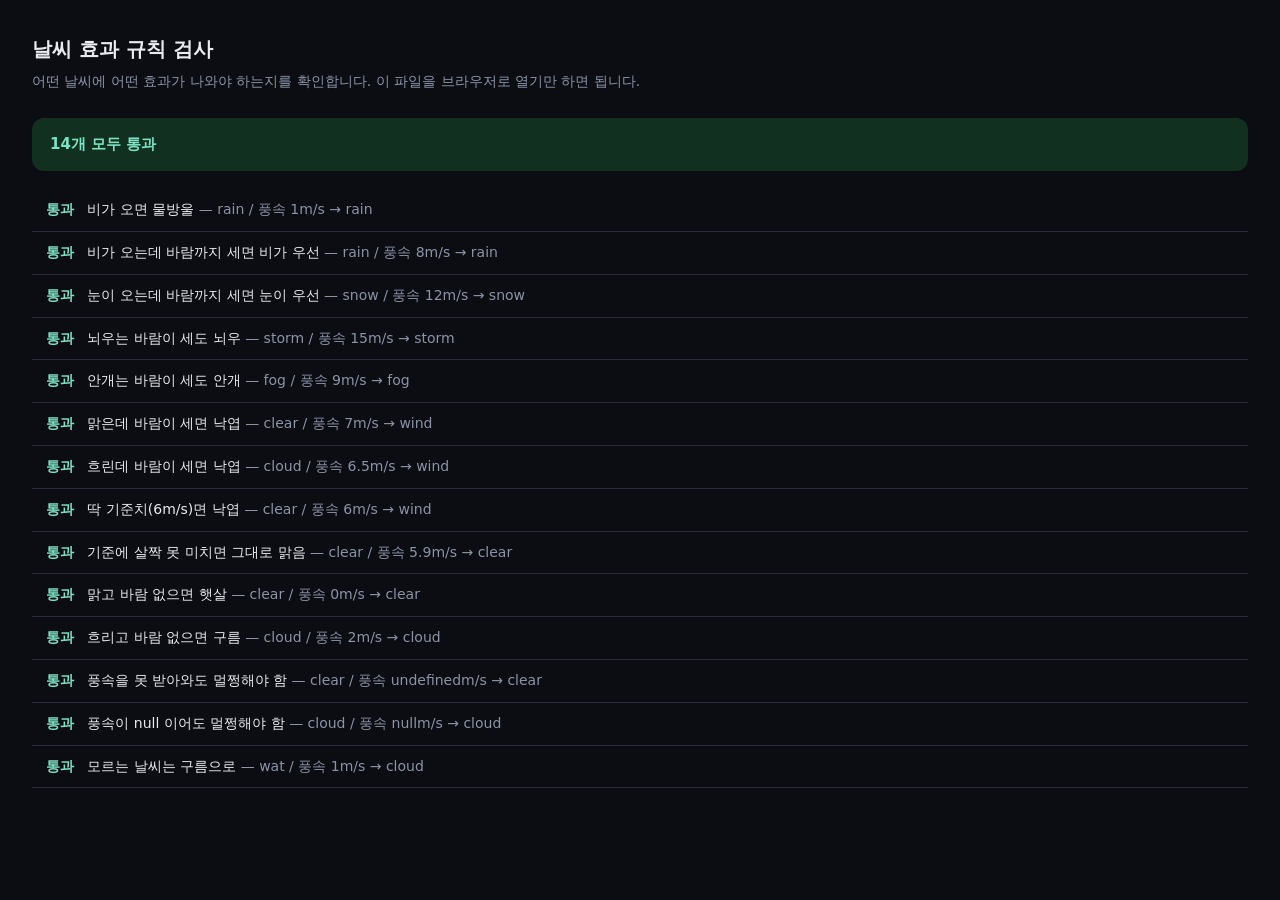
<file: test.html>
<!DOCTYPE html>
<html lang="ko">
<head>
<meta charset="UTF-8" />
<title>날씨 카드 — 규칙 검사</title>
<style>
  body{ margin:0; padding:32px; background:#0B0D12; color:#E8EAF0;
        font:15px/1.7 Pretendard, system-ui, sans-serif; }
  h1{ font-size:20px; margin:0 0 4px; }
  p.lead{ margin:0 0 24px; color:#8B93A7; font-size:14px; }
  #summary{ padding:14px 18px; border-radius:12px; font-weight:700; margin-bottom:18px; }
  .ok{   background:#11301F; color:#7DE2C3; }
  .bad{  background:#3A1620; color:#FF9AA8; }
  ul{ list-style:none; margin:0; padding:0; }
  li{ padding:9px 14px; border-bottom:1px solid #262B37; font-size:14px; }
  li b{ font-weight:700; }
  li.pass b{ color:#7DE2C3; }
  li.fail b{ color:#FF9AA8; }
  li span{ color:#8B93A7; }
</style>
</head>
<body>

<h1>날씨 효과 규칙 검사</h1>
<p class="lead">
  어떤 날씨에 어떤 효과가 나와야 하는지를 확인합니다.
  이 파일을 브라우저로 열기만 하면 됩니다.
</p>

<div id="summary">검사하는 중...</div>
<ul id="list"></ul>

<script src="effects.js"></script>
<script>
/* 검사할 경우들: [설명, 날씨테마, 풍속, 기대하는 효과] */
const CASES = [
  ['비가 오면 물방울',                      'rain',  1,    'rain'],
  ['비가 오는데 바람까지 세면 비가 우선',      'rain',  8,    'rain'],
  ['눈이 오는데 바람까지 세면 눈이 우선',      'snow',  12,   'snow'],
  ['뇌우는 바람이 세도 뇌우',                'storm', 15,   'storm'],
  ['안개는 바람이 세도 안개',                'fog',   9,    'fog'],

  ['맑은데 바람이 세면 낙엽',                'clear', 7,    'wind'],
  ['흐린데 바람이 세면 낙엽',                'cloud', 6.5,  'wind'],
  ['딱 기준치(6m/s)면 낙엽',                'clear', 6,     'wind'],
  ['기준에 살짝 못 미치면 그대로 맑음',        'clear', 5.9,  'clear'],

  ['맑고 바람 없으면 햇살',                  'clear', 0,    'clear'],
  ['흐리고 바람 없으면 구름',                'cloud', 2,    'cloud'],

  ['풍속을 못 받아와도 멀쩡해야 함',          'clear', undefined, 'clear'],
  ['풍속이 null 이어도 멀쩡해야 함',          'cloud', null, 'cloud'],
  ['모르는 날씨는 구름으로',                 'wat',   1,    'cloud'],
];

const list = document.getElementById('list');
let failed = 0;

for (const [label, theme, wind, want] of CASES){
  const got = Effects.pickScene(theme, wind);
  const pass = (got === want);
  if (!pass) failed++;

  const li = document.createElement('li');
  li.className = pass ? 'pass' : 'fail';
  li.innerHTML = `<b>${pass ? '통과' : '실패'}</b> &nbsp; ${label}
    <span>— ${theme} / 풍속 ${wind}m/s → ${got}${pass ? '' : ` (기대: ${want})`}</span>`;
  list.appendChild(li);
}

const sum = document.getElementById('summary');
sum.className = failed ? 'bad' : 'ok';
sum.textContent = failed
  ? `${CASES.length}개 중 ${failed}개 실패`
  : `${CASES.length}개 모두 통과`;
</script>

</body>
</html>
</file>
